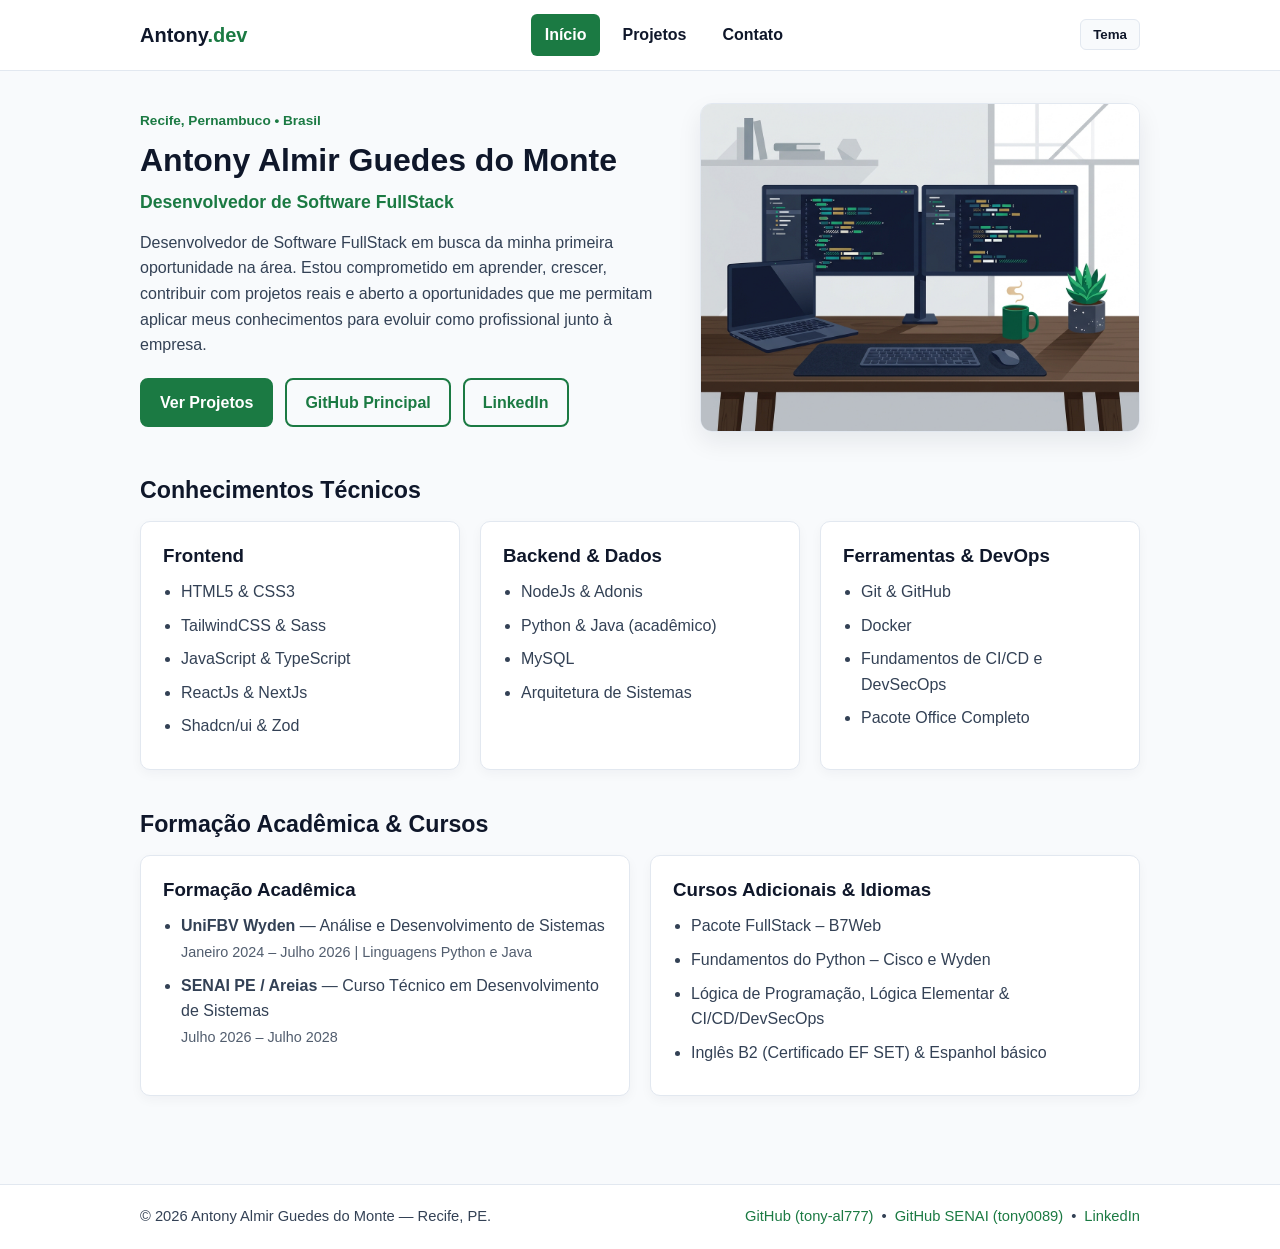
<file: index.html>
<!DOCTYPE html>
<html lang="pt-BR">
<head>
  <meta charset="UTF-8">
  <meta name="viewport" content="width=device-width, initial-scale=1.0">
  <meta name="description" content="Portfólio profissional de Antony Almir Guedes do Monte, Desenvolvedor FullStack em Recife, PE.">
  <title>Início | Antony Almir — Portfólio</title>
  <link rel="icon" type="image/svg+xml" href="img/favicon.svg">
  <link rel="stylesheet" href="css/style.css">
</head>
<body>
  <header class="cabecalho">
    <div class="container cabecalho-conteudo">
      <a href="index.html" class="marca">Antony<span>.dev</span></a>
      <nav aria-label="Navegação principal">
        <ul class="menu">
          <li><a href="index.html" class="ativo">Início</a></li>
          <li><a href="projetos.html">Projetos</a></li>
          <li><a href="contato.html">Contato</a></li>
        </ul>
      </nav>
      <button type="button" id="btn-tema" class="btn-tema" aria-label="Alternar tema claro e escuro">Tema</button>
    </div>
  </header>

  <main class="container">
    <section class="apresentacao">
      <div class="apresentacao-texto">
        <p class="etiqueta">Recife, Pernambuco • Brasil</p>
        <h1>Antony Almir Guedes do Monte</h1>
        <p class="subtitulo">Desenvolvedor de Software FullStack</p>
        <p>
          Desenvolvedor de Software FullStack em busca da minha primeira oportunidade na área.
          Estou comprometido em aprender, crescer, contribuir com projetos reais e aberto a
          oportunidades que me permitam aplicar meus conhecimentos para evoluir como profissional
          junto à empresa.
        </p>
        <div class="acoes-hero">
          <a href="projetos.html" class="btn-primario">Ver Projetos</a>
          <a href="https://github.com/tony-al777" target="_blank" rel="noopener noreferrer" class="btn-secundario">GitHub Principal</a>
          <a href="https://www.linkedin.com/in/antony-almir-guedes-do-monte-324021386" target="_blank" rel="noopener noreferrer" class="btn-secundario">LinkedIn</a>
        </div>
      </div>
      <div class="apresentacao-imagem">
        <img src="img/workspace-dev.jpg" alt="Ilustração de mesa de desenvolvimento com dois monitores exibindo código, notebook e xícara de café">
      </div>
    </section>

    <section class="secao">
      <h2>Conhecimentos Técnicos</h2>
      <div class="grade-cartoes">
        <article class="cartao">
          <h3>Frontend</h3>
          <ul class="lista-skills">
            <li>HTML5 &amp; CSS3</li>
            <li>TailwindCSS &amp; Sass</li>
            <li>JavaScript &amp; TypeScript</li>
            <li>ReactJs &amp; NextJs</li>
            <li>Shadcn/ui &amp; Zod</li>
          </ul>
        </article>
        <article class="cartao">
          <h3>Backend &amp; Dados</h3>
          <ul class="lista-skills">
            <li>NodeJs &amp; Adonis</li>
            <li>Python &amp; Java (acadêmico)</li>
            <li>MySQL</li>
            <li>Arquitetura de Sistemas</li>
          </ul>
        </article>
        <article class="cartao">
          <h3>Ferramentas &amp; DevOps</h3>
          <ul class="lista-skills">
            <li>Git &amp; GitHub</li>
            <li>Docker</li>
            <li>Fundamentos de CI/CD e DevSecOps</li>
            <li>Pacote Office Completo</li>
          </ul>
        </article>
      </div>
    </section>

    <section class="secao">
      <h2>Formação Acadêmica &amp; Cursos</h2>
      <div class="grade-cartoes">
        <article class="cartao">
          <h3>Formação Acadêmica</h3>
          <ul class="lista-detalhes">
            <li>
              <strong>UniFBV Wyden</strong> — Análise e Desenvolvimento de Sistemas<br>
              <span>Janeiro 2024 – Julho 2026 | Linguagens Python e Java</span>
            </li>
            <li>
              <strong>SENAI PE / Areias</strong> — Curso Técnico em Desenvolvimento de Sistemas<br>
              <span>Julho 2026 – Julho 2028</span>
            </li>
          </ul>
        </article>
        <article class="cartao">
          <h3>Cursos Adicionais &amp; Idiomas</h3>
          <ul class="lista-detalhes">
            <li>Pacote FullStack – B7Web</li>
            <li>Fundamentos do Python – Cisco e Wyden</li>
            <li>Lógica de Programação, Lógica Elementar &amp; CI/CD/DevSecOps</li>
            <li>Inglês B2 (Certificado EF SET) &amp; Espanhol básico</li>
          </ul>
        </article>
      </div>
    </section>
  </main>

  <footer class="rodape">
    <div class="container rodape-conteudo">
      <p>&copy; 2026 Antony Almir Guedes do Monte — Recife, PE.</p>
      <p class="rodape-links">
        <a href="https://github.com/tony-al777" target="_blank" rel="noopener noreferrer">GitHub (tony-al777)</a>
        <span>•</span>
        <a href="https://github.com/tony0089" target="_blank" rel="noopener noreferrer">GitHub SENAI (tony0089)</a>
        <span>•</span>
        <a href="https://www.linkedin.com/in/antony-almir-guedes-do-monte-324021386" target="_blank" rel="noopener noreferrer">LinkedIn</a>
      </p>
    </div>
  </footer>

  <script src="js/theme.js"></script>
</body>
</html>
</file>
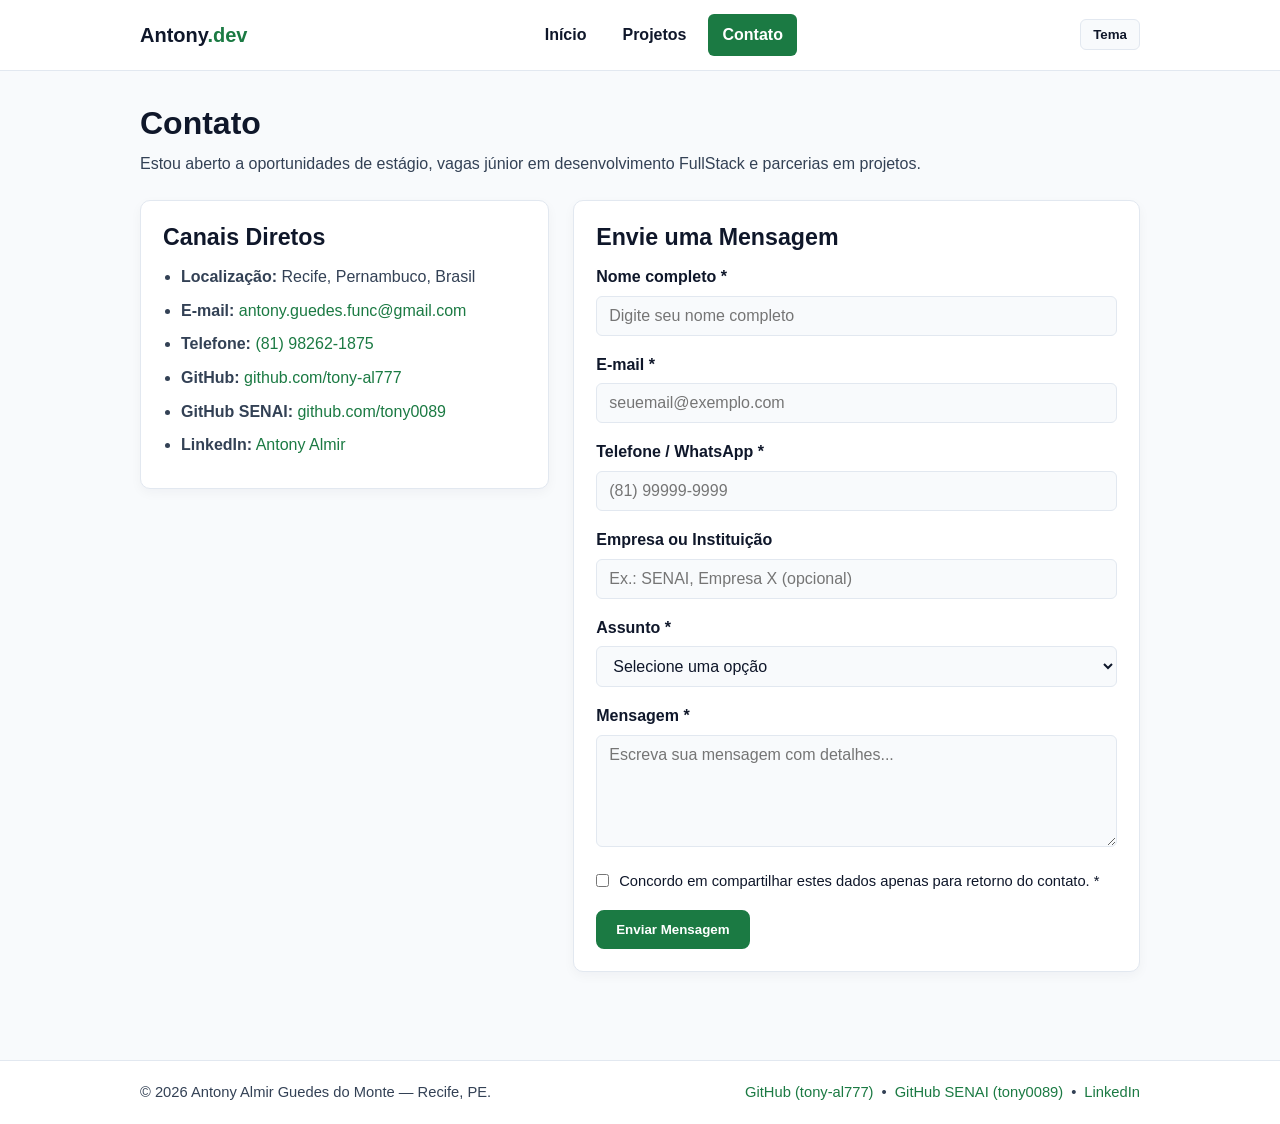
<file: contato.html>
<!DOCTYPE html>
<html lang="pt-BR">
<head>
  <meta charset="UTF-8">
  <meta name="viewport" content="width=device-width, initial-scale=1.0">
  <meta name="description" content="Entre em contato com Antony Almir Guedes do Monte.">
  <title>Contato | Antony Almir — Portfólio</title>
  <link rel="icon" type="image/svg+xml" href="img/favicon.svg">
  <link rel="stylesheet" href="css/style.css">
</head>
<body>
  <header class="cabecalho">
    <div class="container cabecalho-conteudo">
      <a href="index.html" class="marca">Antony<span>.dev</span></a>
      <nav aria-label="Navegação principal">
        <ul class="menu">
          <li><a href="index.html">Início</a></li>
          <li><a href="projetos.html">Projetos</a></li>
          <li><a href="contato.html" class="ativo">Contato</a></li>
        </ul>
      </nav>
      <button type="button" id="btn-tema" class="btn-tema" aria-label="Alternar tema claro e escuro">Tema</button>
    </div>
  </header>

  <main class="container">
    <section class="secao">
      <h1>Contato</h1>
      <p class="descricao-secao">
        Estou aberto a oportunidades de estágio, vagas júnior em desenvolvimento FullStack e parcerias em projetos.
      </p>

      <div class="contato-layout">
        <aside class="cartao contato-info">
          <h2>Canais Diretos</h2>
          <ul class="lista-detalhes">
            <li><strong>Localização:</strong> Recife, Pernambuco, Brasil</li>
            <li><strong>E-mail:</strong> <a href="mailto:antony.guedes.func@gmail.com">antony.guedes.func@gmail.com</a></li>
            <li><strong>Telefone:</strong> <a href="tel:+5581982621875">(81) 98262-1875</a></li>
            <li><strong>GitHub:</strong> <a href="https://github.com/tony-al777" target="_blank" rel="noopener noreferrer">github.com/tony-al777</a></li>
            <li><strong>GitHub SENAI:</strong> <a href="https://github.com/tony0089" target="_blank" rel="noopener noreferrer">github.com/tony0089</a></li>
            <li><strong>LinkedIn:</strong> <a href="https://www.linkedin.com/in/antony-almir-guedes-do-monte-324021386" target="_blank" rel="noopener noreferrer">Antony Almir</a></li>
          </ul>
        </aside>

        <form class="cartao formulario" action="#" method="post">
          <h2>Envie uma Mensagem</h2>

          <div class="campo">
            <label for="nome">Nome completo *</label>
            <input type="text" id="nome" name="nome" placeholder="Digite seu nome completo" minlength="3" maxlength="100" required>
          </div>

          <div class="campo">
            <label for="email">E-mail *</label>
            <input type="email" id="email" name="email" placeholder="seuemail@exemplo.com" required>
          </div>

          <div class="campo">
            <label for="telefone">Telefone / WhatsApp *</label>
            <input type="tel" id="telefone" name="telefone" placeholder="(81) 99999-9999" pattern="[0-9()\s+-]{10,16}" required>
          </div>

          <div class="campo">
            <label for="empresa">Empresa ou Instituição</label>
            <input type="text" id="empresa" name="empresa" placeholder="Ex.: SENAI, Empresa X (opcional)" maxlength="80">
          </div>

          <div class="campo">
            <label for="assunto">Assunto *</label>
            <select id="assunto" name="assunto" required>
              <option value="">Selecione uma opção</option>
              <option value="vaga-estagio">Oportunidade de Estágio / Júnior</option>
              <option value="freelance">Projeto / Freelance</option>
              <option value="academico">Contato Acadêmico (SENAI / UniFBV)</option>
              <option value="outro">Outro assunto</option>
            </select>
          </div>

          <div class="campo">
            <label for="mensagem">Mensagem *</label>
            <textarea id="mensagem" name="mensagem" rows="5" placeholder="Escreva sua mensagem com detalhes..." minlength="10" maxlength="1000" required></textarea>
          </div>

          <div class="campo campo-checkbox">
            <input type="checkbox" id="autorizacao" name="autorizacao" required>
            <label for="autorizacao">Concordo em compartilhar estes dados apenas para retorno do contato. *</label>
          </div>

          <button type="submit" class="btn-primario">Enviar Mensagem</button>
        </form>
      </div>
    </section>
  </main>

  <footer class="rodape">
    <div class="container rodape-conteudo">
      <p>&copy; 2026 Antony Almir Guedes do Monte — Recife, PE.</p>
      <p class="rodape-links">
        <a href="https://github.com/tony-al777" target="_blank" rel="noopener noreferrer">GitHub (tony-al777)</a>
        <span>•</span>
        <a href="https://github.com/tony0089" target="_blank" rel="noopener noreferrer">GitHub SENAI (tony0089)</a>
        <span>•</span>
        <a href="https://www.linkedin.com/in/antony-almir-guedes-do-monte-324021386" target="_blank" rel="noopener noreferrer">LinkedIn</a>
      </p>
    </div>
  </footer>

  <script src="js/theme.js"></script>
</body>
</html>
</file>
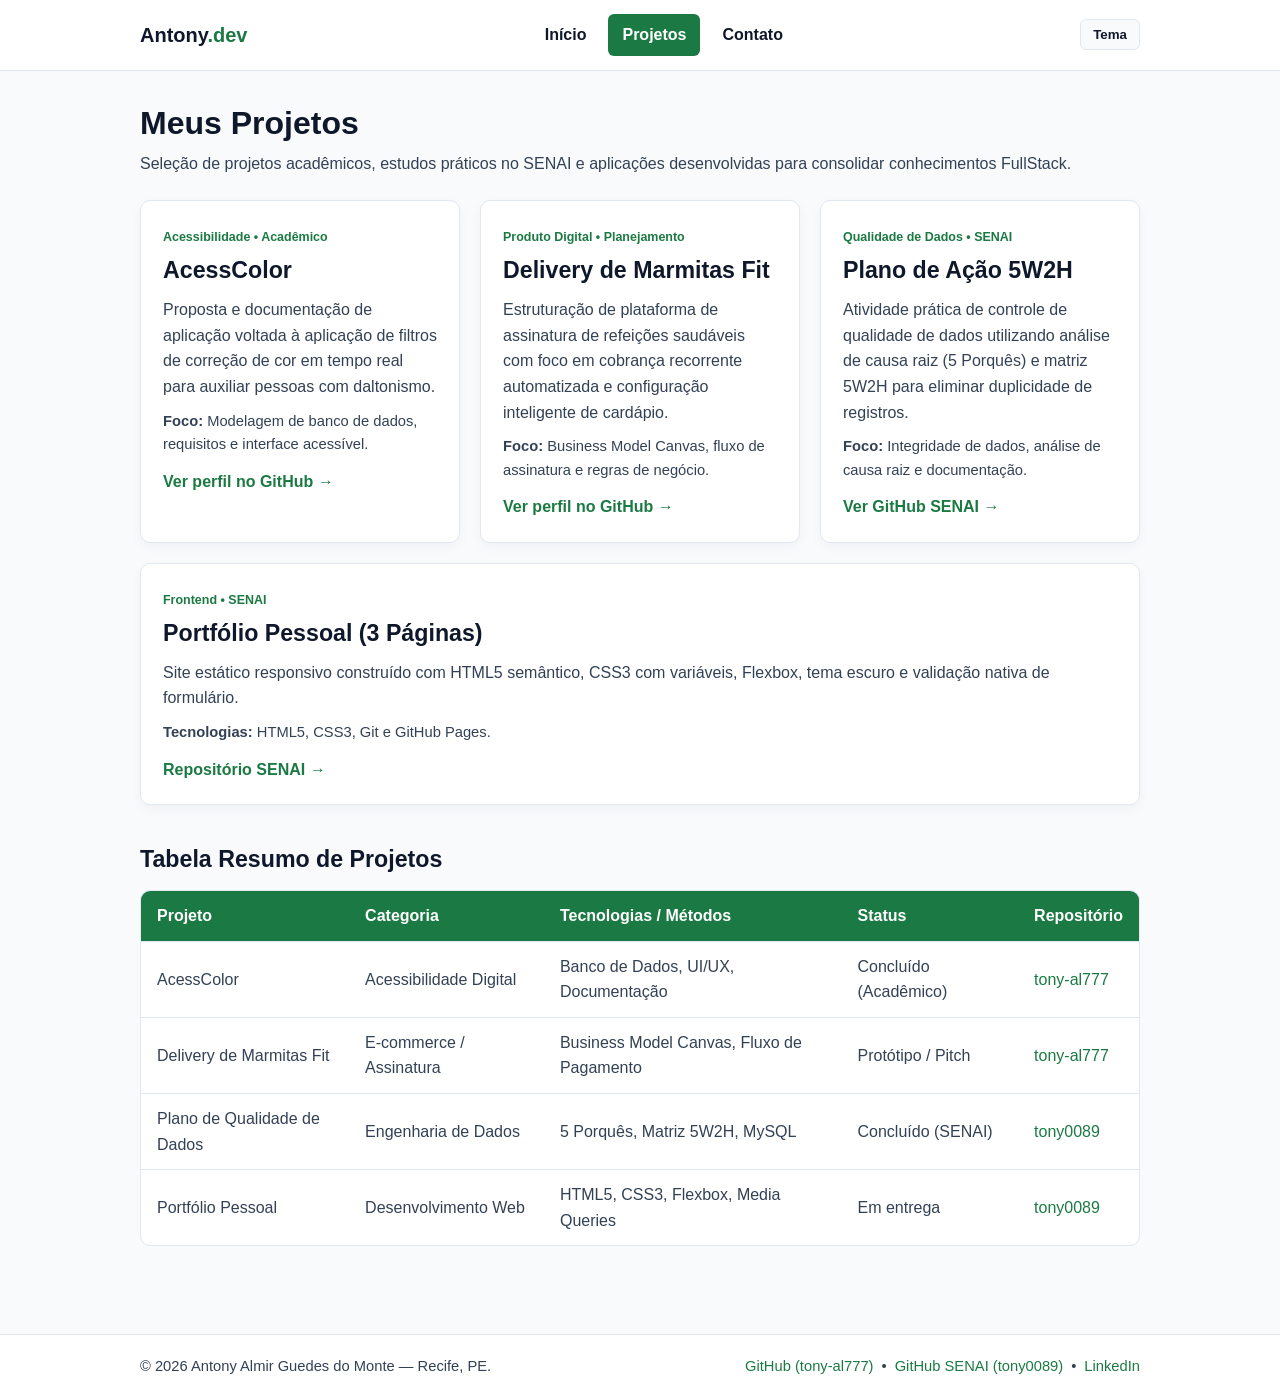
<file: projetos.html>
<!DOCTYPE html>
<html lang="pt-BR">
<head>
  <meta charset="UTF-8">
  <meta name="viewport" content="width=device-width, initial-scale=1.0">
  <meta name="description" content="Projetos acadêmicos e técnicos de Antony Almir Guedes do Monte.">
  <title>Projetos | Antony Almir — Portfólio</title>
  <link rel="icon" type="image/svg+xml" href="img/favicon.svg">
  <link rel="stylesheet" href="css/style.css">
</head>
<body>
  <header class="cabecalho">
    <div class="container cabecalho-conteudo">
      <a href="index.html" class="marca">Antony<span>.dev</span></a>
      <nav aria-label="Navegação principal">
        <ul class="menu">
          <li><a href="index.html">Início</a></li>
          <li><a href="projetos.html" class="ativo">Projetos</a></li>
          <li><a href="contato.html">Contato</a></li>
        </ul>
      </nav>
      <button type="button" id="btn-tema" class="btn-tema" aria-label="Alternar tema claro e escuro">Tema</button>
    </div>
  </header>

  <main class="container">
    <section class="secao">
      <h1>Meus Projetos</h1>
      <p class="descricao-secao">
        Seleção de projetos acadêmicos, estudos práticos no SENAI e aplicações desenvolvidas para consolidar conhecimentos FullStack.
      </p>

      <div class="grade-cartoes">
        <article class="cartao">
          <span class="tag">Acessibilidade • Acadêmico</span>
          <h2>AcessColor</h2>
          <p>
            Proposta e documentação de aplicação voltada à aplicação de filtros de correção de cor em tempo real para auxiliar pessoas com daltonismo.
          </p>
          <p class="tech-usadas"><strong>Foco:</strong> Modelagem de banco de dados, requisitos e interface acessível.</p>
          <a href="https://github.com/tony-al777" target="_blank" rel="noopener noreferrer" class="link-cartao">Ver perfil no GitHub &rarr;</a>
        </article>

        <article class="cartao">
          <span class="tag">Produto Digital • Planejamento</span>
          <h2>Delivery de Marmitas Fit</h2>
          <p>
            Estruturação de plataforma de assinatura de refeições saudáveis com foco em cobrança recorrente automatizada e configuração inteligente de cardápio.
          </p>
          <p class="tech-usadas"><strong>Foco:</strong> Business Model Canvas, fluxo de assinatura e regras de negócio.</p>
          <a href="https://github.com/tony-al777" target="_blank" rel="noopener noreferrer" class="link-cartao">Ver perfil no GitHub &rarr;</a>
        </article>

        <article class="cartao">
          <span class="tag">Qualidade de Dados • SENAI</span>
          <h2>Plano de Ação 5W2H</h2>
          <p>
            Atividade prática de controle de qualidade de dados utilizando análise de causa raiz (5 Porquês) e matriz 5W2H para eliminar duplicidade de registros.
          </p>
          <p class="tech-usadas"><strong>Foco:</strong> Integridade de dados, análise de causa raiz e documentação.</p>
          <a href="https://github.com/tony0089" target="_blank" rel="noopener noreferrer" class="link-cartao">Ver GitHub SENAI &rarr;</a>
        </article>

        <article class="cartao">
          <span class="tag">Frontend • SENAI</span>
          <h2>Portfólio Pessoal (3 Páginas)</h2>
          <p>
            Site estático responsivo construído com HTML5 semântico, CSS3 com variáveis, Flexbox, tema escuro e validação nativa de formulário.
          </p>
          <p class="tech-usadas"><strong>Tecnologias:</strong> HTML5, CSS3, Git e GitHub Pages.</p>
          <a href="https://github.com/tony0089" target="_blank" rel="noopener noreferrer" class="link-cartao">Repositório SENAI &rarr;</a>
        </article>
      </div>
    </section>

    <section class="secao">
      <h2>Tabela Resumo de Projetos</h2>
      <div class="tabela-wrapper">
        <table class="tabela-projetos">
          <thead>
            <tr>
              <th>Projeto</th>
              <th>Categoria</th>
              <th>Tecnologias / Métodos</th>
              <th>Status</th>
              <th>Repositório</th>
            </tr>
          </thead>
          <tbody>
            <tr>
              <td>AcessColor</td>
              <td>Acessibilidade Digital</td>
              <td>Banco de Dados, UI/UX, Documentação</td>
              <td>Concluído (Acadêmico)</td>
              <td><a href="https://github.com/tony-al777" target="_blank" rel="noopener noreferrer">tony-al777</a></td>
            </tr>
            <tr>
              <td>Delivery de Marmitas Fit</td>
              <td>E-commerce / Assinatura</td>
              <td>Business Model Canvas, Fluxo de Pagamento</td>
              <td>Protótipo / Pitch</td>
              <td><a href="https://github.com/tony-al777" target="_blank" rel="noopener noreferrer">tony-al777</a></td>
            </tr>
            <tr>
              <td>Plano de Qualidade de Dados</td>
              <td>Engenharia de Dados</td>
              <td>5 Porquês, Matriz 5W2H, MySQL</td>
              <td>Concluído (SENAI)</td>
              <td><a href="https://github.com/tony0089" target="_blank" rel="noopener noreferrer">tony0089</a></td>
            </tr>
            <tr>
              <td>Portfólio Pessoal</td>
              <td>Desenvolvimento Web</td>
              <td>HTML5, CSS3, Flexbox, Media Queries</td>
              <td>Em entrega</td>
              <td><a href="https://github.com/tony0089" target="_blank" rel="noopener noreferrer">tony0089</a></td>
            </tr>
          </tbody>
        </table>
      </div>
    </section>
  </main>

  <footer class="rodape">
    <div class="container rodape-conteudo">
      <p>&copy; 2026 Antony Almir Guedes do Monte — Recife, PE.</p>
      <p class="rodape-links">
        <a href="https://github.com/tony-al777" target="_blank" rel="noopener noreferrer">GitHub (tony-al777)</a>
        <span>•</span>
        <a href="https://github.com/tony0089" target="_blank" rel="noopener noreferrer">GitHub SENAI (tony0089)</a>
        <span>•</span>
        <a href="https://www.linkedin.com/in/antony-almir-guedes-do-monte-324021386" target="_blank" rel="noopener noreferrer">LinkedIn</a>
      </p>
    </div>
  </footer>

  <script src="js/theme.js"></script>
</body>
</html>
</file>
<file: css/style.css>
/* ==========================================================================
   Portfólio Pessoal - Antony Almir Guedes do Monte
   Folha de estilos única (Aula 8 - CSS3, Variáveis, Box Model, Flexbox, RWD)
   ========================================================================== */

/* 1. Variáveis de cores (Paleta de 3 cores + neutros) e fonte */
:root {
  --cor-primaria: #1b7a43;      /* Verde esmeralda (destaque e ações) */
  --cor-secundaria: #0f172a;    /* Azul-ardósia escuro (títulos e contraste) */
  --cor-fundo: #f8fafc;         /* Cinza muito claro (fundo principal) */
  --cor-superficie: #ffffff;    /* Fundo dos cartões e tabela */
  --cor-texto: #334155;         /* Texto principal legível */
  --cor-borda: #e2e8f0;         /* Bordas sutis */
  --fonte-principal: "Segoe UI", Roboto, "Helvetica Neue", Arial, sans-serif;
}

/* Tema escuro opcional acionado pelo botão ou preferência do sistema */
[data-theme="dark"] {
  --cor-primaria: #22c55e;
  --cor-secundaria: #f1f5f9;
  --cor-fundo: #0b1120;
  --cor-superficie: #1e293b;
  --cor-texto: #cbd5e1;
  --cor-borda: #334155;
}

/* 2. Reset e configurações globais (Box Model) */
*,
*::before,
*::after {
  box-sizing: border-box;
  margin: 0;
  padding: 0;
}

body {
  font-family: var(--fonte-principal);
  background-color: var(--cor-fundo);
  color: var(--cor-texto);
  line-height: 1.6;
  min-height: 100vh;
  display: flex;
  flex-direction: column;
  transition: background-color 0.25s ease, color 0.25s ease;
}

img {
  max-width: 100%;
  height: auto;
  display: block;
}

a {
  color: var(--cor-primaria);
  text-decoration: none;
  transition: color 0.2s ease, opacity 0.2s ease;
}

a:hover {
  text-decoration: underline;
}

.container {
  width: 100%;
  max-width: 1040px;
  margin: 0 auto;
  padding: 0 20px;
}

main.container {
  flex: 1;
  padding-top: 32px;
  padding-bottom: 48px;
}

/* 3. Cabeçalho e Menu de Navegação (Flexbox + Hover) */
.cabecalho {
  background-color: var(--cor-superficie);
  border-bottom: 1px solid var(--cor-borda);
  position: sticky;
  top: 0;
  z-index: 10;
}

.cabecalho-conteudo {
  display: flex;
  align-items: center;
  justify-content: space-between;
  gap: 16px;
  padding-top: 14px;
  padding-bottom: 14px;
}

.marca {
  font-size: 1.25rem;
  font-weight: 700;
  color: var(--cor-secundaria);
  text-decoration: none;
}

.marca span {
  color: var(--cor-primaria);
}

.menu {
  list-style: none;
  display: flex;
  align-items: center;
  gap: 8px;
}

.menu a {
  display: inline-block;
  padding: 8px 14px;
  border-radius: 6px;
  color: var(--cor-secundaria);
  font-weight: 600;
  text-decoration: none;
  transition: background-color 0.2s ease, color 0.2s ease;
}

.menu a:hover,
.menu a.ativo {
  background-color: var(--cor-primaria);
  color: #ffffff;
  text-decoration: none;
}

.btn-tema {
  padding: 7px 12px;
  border: 1px solid var(--cor-borda);
  border-radius: 6px;
  background-color: var(--cor-fundo);
  color: var(--cor-secundaria);
  font-weight: 600;
  cursor: pointer;
  transition: border-color 0.2s ease, background-color 0.2s ease;
}

.btn-tema:hover {
  border-color: var(--cor-primaria);
}

/* 4. Seção de Apresentação (Hero com Flexbox) */
.apresentacao {
  display: flex;
  align-items: center;
  justify-content: space-between;
  gap: 32px;
  margin-bottom: 44px;
}

.apresentacao-texto {
  flex: 1.2;
}

.apresentacao-imagem {
  flex: 1;
}

.apresentacao-imagem img {
  border-radius: 12px;
  border: 1px solid var(--cor-borda);
  box-shadow: 0 10px 24px rgba(15, 23, 42, 0.08);
}

.etiqueta {
  display: inline-block;
  font-size: 0.85rem;
  font-weight: 600;
  color: var(--cor-primaria);
  margin-bottom: 8px;
}

h1, h2, h3 {
  color: var(--cor-secundaria);
  line-height: 1.25;
}

h1 {
  font-size: 2rem;
  margin-bottom: 8px;
}

h2 {
  font-size: 1.45rem;
  margin-bottom: 16px;
}

.subtitulo {
  font-size: 1.1rem;
  font-weight: 600;
  color: var(--cor-primaria);
  margin-bottom: 14px;
}

.acoes-hero {
  display: flex;
  flex-wrap: wrap;
  gap: 12px;
  margin-top: 20px;
}

/* Botões */
.btn-primario,
.btn-secundario {
  display: inline-block;
  padding: 10px 18px;
  border-radius: 8px;
  font-weight: 600;
  cursor: pointer;
  text-decoration: none;
  border: 2px solid var(--cor-primaria);
  transition: transform 0.15s ease, background-color 0.2s ease, color 0.2s ease;
}

.btn-primario {
  background-color: var(--cor-primaria);
  color: #ffffff;
}

.btn-primario:hover {
  opacity: 0.92;
  transform: translateY(-1px);
  text-decoration: none;
}

.btn-secundario {
  background-color: transparent;
  color: var(--cor-primaria);
}

.btn-secundario:hover {
  background-color: var(--cor-primaria);
  color: #ffffff;
  text-decoration: none;
}

/* 5. Seções e Cartões (Box Model + Flexbox) */
.secao {
  margin-bottom: 40px;
}

.descricao-secao {
  margin-bottom: 24px;
}

.grade-cartoes {
  display: flex;
  flex-wrap: wrap;
  gap: 20px;
}

.cartao {
  flex: 1 1 280px;
  background-color: var(--cor-superficie);
  border: 1px solid var(--cor-borda);
  border-radius: 10px;
  padding: 22px;
  box-shadow: 0 4px 12px rgba(15, 23, 42, 0.04);
  transition: transform 0.2s ease, box-shadow 0.2s ease;
}

.cartao:hover {
  transform: translateY(-2px);
  box-shadow: 0 8px 20px rgba(15, 23, 42, 0.08);
}

.cartao h2,
.cartao h3 {
  margin-bottom: 12px;
}

.tag {
  display: inline-block;
  font-size: 0.78rem;
  font-weight: 700;
  color: var(--cor-primaria);
  margin-bottom: 8px;
}

.tech-usadas {
  margin-top: 10px;
  margin-bottom: 12px;
  font-size: 0.92rem;
}

.link-cartao {
  font-weight: 600;
}

.lista-skills,
.lista-detalhes {
  padding-left: 18px;
}

.lista-skills li,
.lista-detalhes li {
  margin-bottom: 8px;
}

.lista-detalhes span {
  font-size: 0.9rem;
  opacity: 0.85;
}

/* 6. Tabela de Projetos */
.tabela-wrapper {
  width: 100%;
  overflow-x: auto;
  background-color: var(--cor-superficie);
  border: 1px solid var(--cor-borda);
  border-radius: 10px;
}

.tabela-projetos {
  width: 100%;
  border-collapse: collapse;
  text-align: left;
}

.tabela-projetos th,
.tabela-projetos td {
  padding: 12px 16px;
  border-bottom: 1px solid var(--cor-borda);
}

.tabela-projetos thead th {
  background-color: var(--cor-primaria);
  color: #ffffff;
  font-weight: 600;
}

.tabela-projetos tbody tr:last-child td {
  border-bottom: none;
}

/* 7. Página e Formulário de Contato */
.contato-layout {
  display: flex;
  flex-wrap: wrap;
  gap: 24px;
  align-items: flex-start;
}

.contato-info {
  flex: 1 1 280px;
}

.formulario {
  flex: 1.6 1 360px;
}

.campo {
  margin-bottom: 16px;
}

.campo label {
  display: block;
  font-weight: 600;
  color: var(--cor-secundaria);
  margin-bottom: 6px;
}

.campo input[type="text"],
.campo input[type="email"],
.campo input[type="tel"],
.campo select,
.campo textarea {
  width: 100%;
  padding: 10px 12px;
  border: 1px solid var(--cor-borda);
  border-radius: 6px;
  background-color: var(--cor-fundo);
  color: var(--cor-secundaria);
  font-family: inherit;
  font-size: 1rem;
  transition: border-color 0.2s ease, box-shadow 0.2s ease;
}

.campo input:focus,
.campo select:focus,
.campo textarea:focus {
  outline: none;
  border-color: var(--cor-primaria);
  box-shadow: 0 0 0 3px rgba(27, 122, 67, 0.18);
}

.campo-checkbox {
  display: flex;
  align-items: flex-start;
  gap: 10px;
}

.campo-checkbox input {
  margin-top: 4px;
}

.campo-checkbox label {
  margin-bottom: 0;
  font-weight: 400;
  font-size: 0.92rem;
}

/* 8. Rodapé */
.rodape {
  background-color: var(--cor-superficie);
  border-top: 1px solid var(--cor-borda);
  padding: 20px 0;
  font-size: 0.92rem;
}

.rodape-conteudo {
  display: flex;
  flex-wrap: wrap;
  justify-content: space-between;
  align-items: center;
  gap: 12px;
}

.rodape-links {
  display: flex;
  flex-wrap: wrap;
  gap: 8px;
}

/* 9. Responsividade para telas de até 600px */
@media (max-width: 600px) {
  .cabecalho-conteudo {
    flex-direction: column;
    align-items: flex-start;
  }

  .menu {
    width: 100%;
    flex-wrap: wrap;
  }

  .apresentacao {
    flex-direction: column;
  }

  h1 {
    font-size: 1.6rem;
  }

  .rodape-conteudo {
    flex-direction: column;
    align-items: flex-start;
  }
}
</file>
